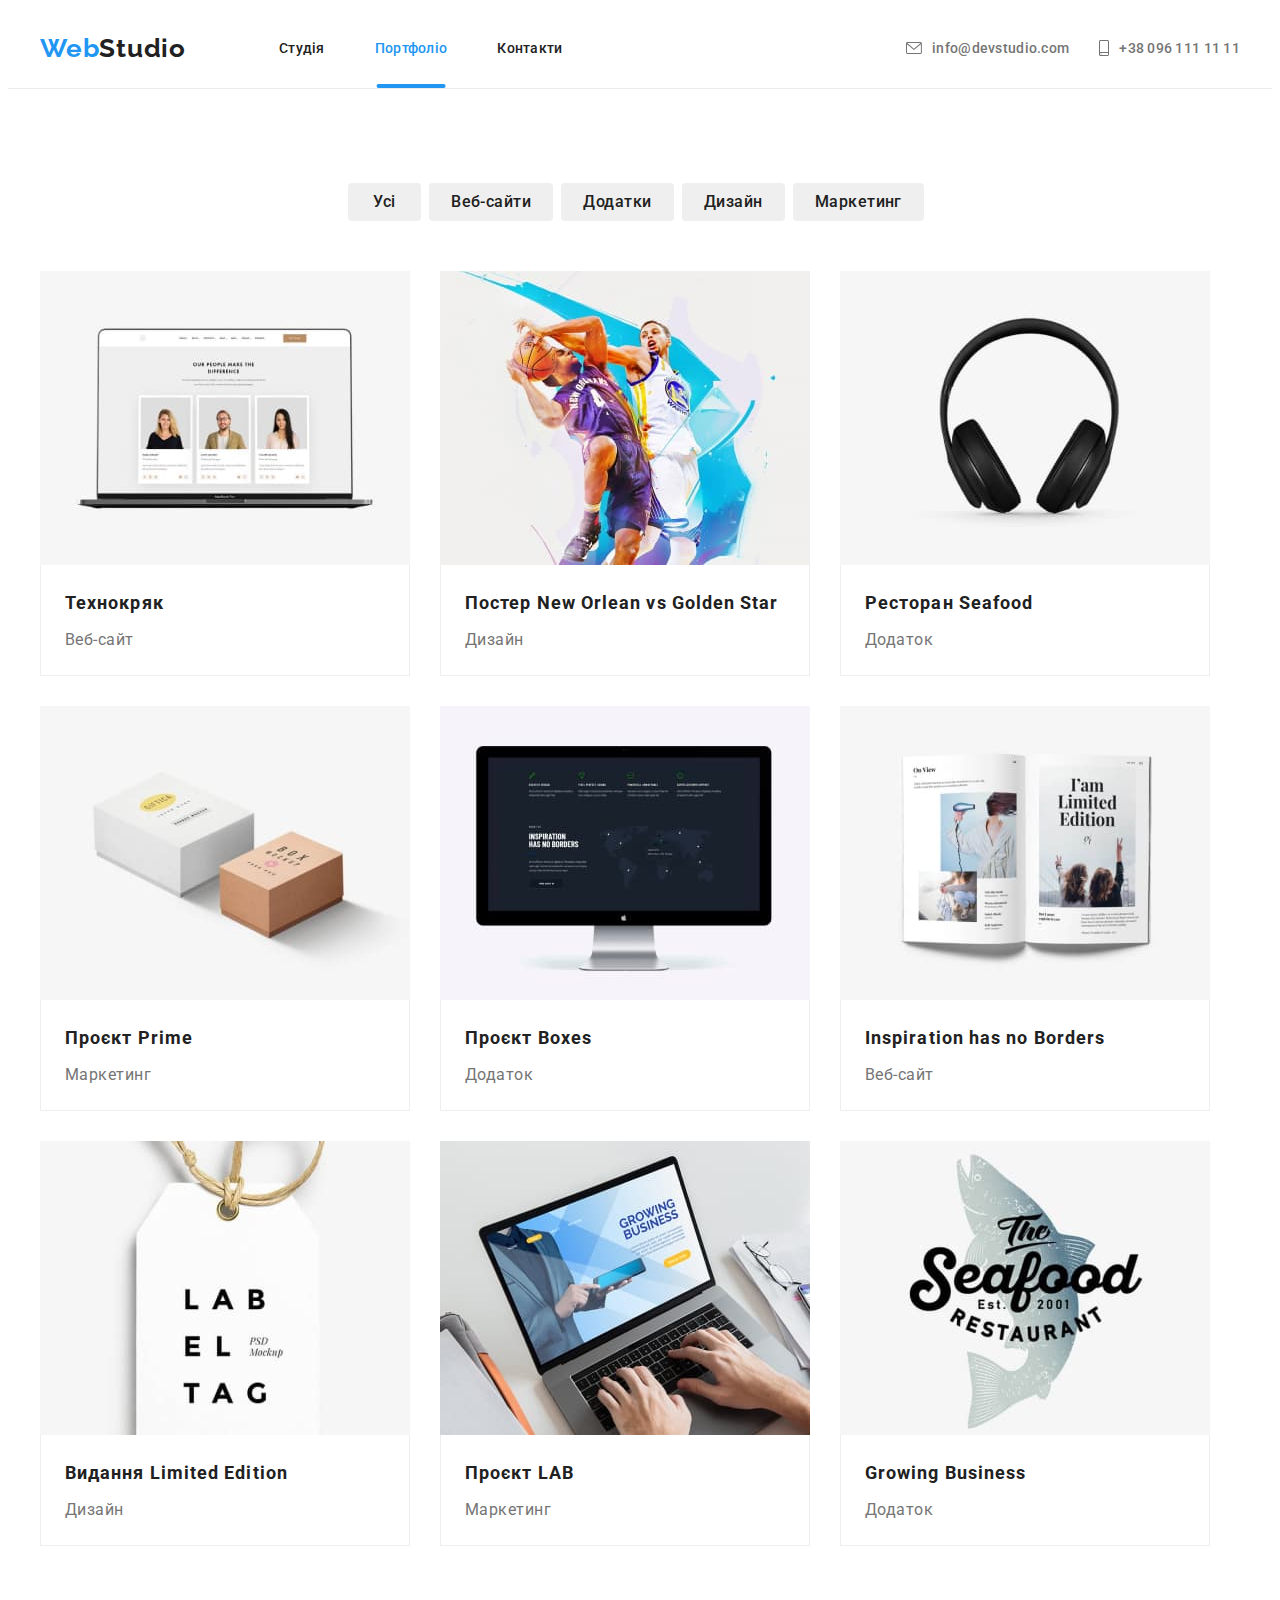
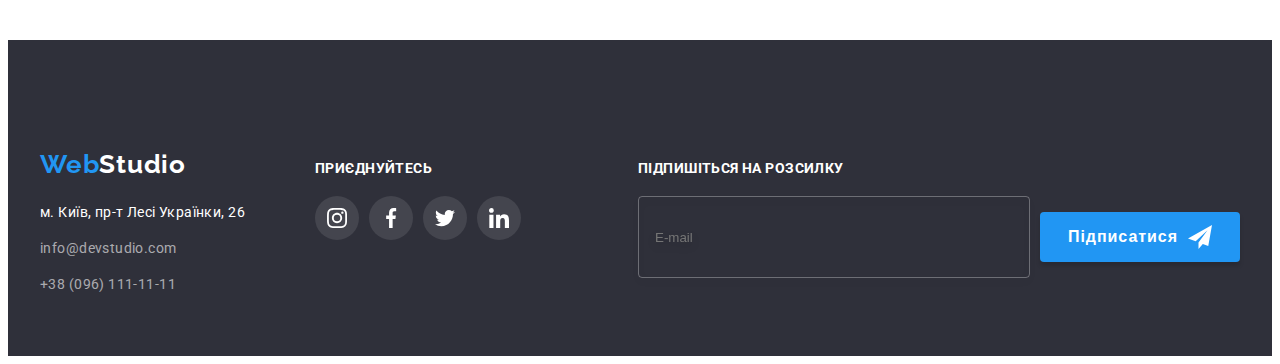
<file: portfolio.html>
<!DOCTYPE html>
<html lang="uk">
  <head>
    <meta charset="UTF-8" />
    <meta http-equiv="X-UA-Compatible" content="IE=edge" />
    <meta name="viewport" content="width=device-width, initial-scale=1.0" />
    <title>Web Studio</title>
    <link rel="preconnect" href="https://fonts.googleapis.com" />
    <link rel="preconnect" href="https://fonts.gstatic.com" crossorigin />
    <link
      href="https://fonts.googleapis.com/css2?family=Raleway:wght@700&family=Roboto:wght@400;500;700;900&display=swap"
      rel="stylesheet"
    />
    <link
      rel="stylesheet"
      href="https://cdnjs.cloudflare.com/ajax/libs/modern-normalize/1.1.0/modern-normalize.min.css"
      integrity="sha512-wpPYUAdjBVSE4KJnH1VR1HeZfpl1ub8YT/NKx4PuQ5NmX2tKuGu6U/JRp5y+Y8XG2tV+wKQpNHVUX03MfMFn9Q=="
      crossorigin="anonymous"
      referrerpolicy="no-referrer"
    />
    <link rel="stylesheet" href="./css/main.min.css" />
    <link rel="stylesheet" href="./css/styles.css" />
  </head>
  <body>
    <!-- ==================Header========================= -->
    <header class="heder">
      <div class="container container-head">
        <nav class="nav">
          <a href="./index.html" class="logo__nav"
            ><span class="logo__nav--color">Web</span>Studio</a
          >
          <ul class="nav__list list">
            <li class="nav__item link">
              <a href="./index.html" class="nav__link link">Студія</a>
            </li>
            <li class="nav__item link">
              <a href="./portfolio.html" class="nav__link link current"
                >Портфоліо</a
              >
            </li>
            <li class="nav__item link">
              <a href="" class="nav__link link">Контакти</a>
            </li>
          </ul>
        </nav>
        <div class="contacts">
          <a href="mailto:info@devstudio.com" class="heder-cont link">
            <svg width="16" height="12">
              <use href="./icons.svg#icon-envelope"></use>
            </svg>
            <span>info@devstudio.com</span>
          </a>
          <a href="tel:+380961111111" class="heder-cont link"
            ><svg width="10" height="16">
              <use href="./icons.svg#icon-smartphone"></use>
            </svg>
            <span>+38 096 111 11 11</span></a
          >
        </div>
      </div>
    </header>
    <main>
      <section class="section">
        <div class="container">
          <!-- =============button portfolio====================== -->
          <ul class="list filter">
            <li class="filter__item">
              <button type="button" class="filter__btn">Усi</button>
            </li>
            <li class="filter__item">
              <button type="button" class="filter__btn">Веб-сайти</button>
            </li>
            <li class="filter__item">
              <button type="button" class="filter__btn">Додатки</button>
            </li>
            <li class="filter__item">
              <button type="button" class="filter__btn">Дизайн</button>
            </li>
            <li class="filter__item">
              <button type="button" class="filter__btn">Маркетинг</button>
            </li>
          </ul>
          <!-- =================work group================================ -->
          <h1 class="portf__title">Прихований заголовок</h1>

          <ul class="list work">
            <li class="work__cards">
              <div class="work__thumb">
                <img
                  src="./images/portfolio/img_1.jpg"
                  alt="Картинка1"
                  width="370"
                  height="294"
                />
                <div class="work__overlay">
                  <p class="work__text">
                    Ресурс пропонує комплексні пропозиції з різним рівнем
                    функціоналу та сервісів. Все це дозволить відвідувачу
                    отримати вичерпні відомості про компанію чи приватну особу.
                  </p>
                </div>
              </div>
              <div class="box">
                <h2 class="box__title">Технокряк</h2>
                <p class="box__subtitle">Веб-сайт</p>
              </div>
            </li>
            <li class="work__cards">
              <div class="work__thumb">
                <img
                  src="./images/portfolio/img_2.jpg"
                  alt="Картинка2"
                  width="370"
                  height="294"
                />
                <div class="work__overlay">
                  <p class="work__text">
                    Ресурс пропонує комплексні пропозиції з різним рівнем
                    функціоналу та сервісів. Все це дозволить відвідувачу
                    отримати вичерпні відомості про компанію чи приватну особу.
                  </p>
                </div>
              </div>
              <div class="box">
                <h2 class="box__title">Постер New Orlean vs Golden Star</h2>
                <p class="box__subtitle">Дизайн</p>
              </div>
            </li>
            <li class="work__cards">
              <div class="work__thumb">
                <img
                  src="./images/portfolio/img_3.jpg"
                  alt="Картинка3"
                  width="370"
                  height="294"
                />
                <div class="work__overlay">
                  <p class="work__text">
                    Ресурс пропонує комплексні пропозиції з різним рівнем
                    функціоналу та сервісів. Все це дозволить відвідувачу
                    отримати вичерпні відомості про компанію чи приватну особу.
                  </p>
                </div>
              </div>
              <div class="box">
                <h2 class="box__title">Ресторан Seafood</h2>
                <p class="box__subtitle">Додаток</p>
              </div>
            </li>
            <li class="work__cards">
              <div class="work__thumb">
                <img
                  src="./images/portfolio/img_4.jpg"
                  alt="Картинка4"
                  width="370"
                  height="294"
                />
                <div class="work__overlay">
                  <p class="work__text">
                    Ресурс пропонує комплексні пропозиції з різним рівнем
                    функціоналу та сервісів. Все це дозволить відвідувачу
                    отримати вичерпні відомості про компанію чи приватну особу.
                  </p>
                </div>
              </div>
              <div class="box">
                <h2 class="box__title">Проєкт Prime</h2>
                <p class="box__subtitle">Маркетинг</p>
              </div>
            </li>
            <li class="work__cards">
              <div class="work__thumb">
                <img
                  src="./images/portfolio/img_5.jpg"
                  alt="Картинка5"
                  width="370"
                  height="294"
                />
                <div class="work__overlay">
                  <p class="work__text">
                    Ресурс пропонує комплексні пропозиції з різним рівнем
                    функціоналу та сервісів. Все це дозволить відвідувачу
                    отримати вичерпні відомості про компанію чи приватну особу.
                  </p>
                </div>
              </div>
              <div class="box">
                <h2 class="box__title">Проєкт Boxes</h2>
                <p class="box__subtitle">Додаток</p>
              </div>
            </li>
            <li class="work__cards">
              <div class="work__thumb">
                <img
                  src="./images/portfolio/img_6.jpg"
                  alt="Картинка6"
                  width="370"
                  height="294"
                />
                <div class="work__overlay">
                  <p class="work__text">
                    Ресурс пропонує комплексні пропозиції з різним рівнем
                    функціоналу та сервісів. Все це дозволить відвідувачу
                    отримати вичерпні відомості про компанію чи приватну особу.
                  </p>
                </div>
              </div>
              <div class="box">
                <h2 class="box__title">Inspiration has no Borders</h2>
                <p class="box__subtitle">Веб-сайт</p>
              </div>
            </li>
            <li class="work__cards">
              <div class="work__thumb">
                <img
                  src="./images/portfolio/img_7.jpg"
                  alt="Картинка7"
                  width="370"
                  height="294"
                />
                <div class="work__overlay">
                  <p class="work__text">
                    Ресурс пропонує комплексні пропозиції з різним рівнем
                    функціоналу та сервісів. Все це дозволить відвідувачу
                    отримати вичерпні відомості про компанію чи приватну особу.
                  </p>
                </div>
              </div>
              <div class="box">
                <h2 class="box__title">Видання Limited Edition</h2>
                <p class="box__subtitle">Дизайн</p>
              </div>
            </li>
            <li class="work__cards">
              <div class="work__thumb">
                <img
                  src="./images/portfolio/img_8.jpg"
                  alt="Картинка8"
                  width="370"
                  height="294"
                />
                <div class="work__overlay">
                  <p class="work__text">
                    Ресурс пропонує комплексні пропозиції з різним рівнем
                    функціоналу та сервісів. Все це дозволить відвідувачу
                    отримати вичерпні відомості про компанію чи приватну особу.
                  </p>
                </div>
              </div>
              <div class="box">
                <h2 class="box__title">Проєкт LAB</h2>
                <p class="box__subtitle">Маркетинг</p>
              </div>
            </li>
            <li class="work__cards">
              <div class="work__thumb">
                <img
                  src="./images/portfolio/img_9.jpg"
                  alt="Картинка9"
                  width="370"
                  height="294"
                />
                <div class="work__overlay">
                  <p class="work__text">
                    Ресурс пропонує комплексні пропозиції з різним рівнем
                    функціоналу та сервісів. Все це дозволить відвідувачу
                    отримати вичерпні відомості про компанію чи приватну особу.
                  </p>
                </div>
              </div>
              <div class="box">
                <h2 class="box__title">Growing Business</h2>
                <p class="box__subtitle">Додаток</p>
              </div>
            </li>
          </ul>
        </div>
      </section>
    </main>
    <!--=================FOOter============ -->
    <footer class="ftr">
      <div class="container footer">
        <div class="adress">
          <a href="/index.html" class="logo-ftr link">
            Web<span class="logo-ftr-part">Studio</span></a
          >
          <address>
            <a
              class="map link"
              href="https://goo.gl/maps/teRLMmedMcy5NZLo9"
              target="_blank"
              rel="noreferrer noopener"
              >м. Київ, пр-т Лесі Українки, 26</a
            >
          </address>
          <ul class="list">
            <li class="ftr-contakt">
              <a href="mailto:info@devstudio.com" class="f-mail link"
                >info@devstudio.com</a
              >
            </li>
            <li class="ftr-contakt">
              <a href="tel:+380961111111" class="f-tel link"
                >+38 (096) 111-11-11</a
              >
            </li>
          </ul>
        </div>

        <div class="link-ftr">
          <h3 class="footer-link-title">приєднуйтесь</h3>
          <ul class="list social-footer">
            <li class="ftr-link">
              <a
                class="social-link"
                href="https://www.instagram.com/"
                target="_blank"
                rel="noopener noreferrer"
              >
                <svg class="ftr-icon" width="20" height="20">
                  <use href="./icons.svg#icon-instagram"></use>
                </svg>
              </a>
            </li>
            <li class="ftr-link">
              <a
                class="social-link"
                href="https://www.facebook.com/"
                target="_blank"
                rel="noopener noreferrer"
              >
                <svg class="ftr-icon" width="20" height="20">
                  <use href="./icons.svg#icon-facebook"></use>
                </svg>
              </a>
            </li>
            <li class="ftr-link">
              <a
                class="social-link"
                href="https://twitter.com/?lang=ru"
                target="_blank"
                rel="noopener noreferrer"
              >
                <svg class="ftr-icon" width="20" height="20">
                  <use href="./icons.svg#icon-twitter"></use>
                </svg>
              </a>
            </li>
            <li class="ftr-link">
              <a
                class="social-link"
                href="https://ua.linkedin.com/"
                target="_blank"
                rel="noopener noreferrer"
              >
                <svg class="ftr-icon" width="20" height="20">
                  <use href="./icons.svg#icon-linkedin"></use>
                </svg>
              </a>
            </li>
          </ul>
        </div>

        <div class="message">
          <p class="ftr-message-title">Підпишіться на розсилку</p>
          <div class="form-ftr">
            <form class="form-ftr">
              <label for="">
                <input class="mail-inp" type="email" placeholder="E-mail" />
              </label>
              <button class="ftr-button" type="submit">
                Підписатися
                <svg class="ftr-icon-btn" width="24" height="24">
                  <use href="./icons.svg#icon-send"></use>
                </svg>
              </button>
            </form>
          </div>
        </div>
      </div>
    </footer>
  </body>
</html>
</file>
<file: css/styles.css>
/* html {
  box-sizing: border-box;
} */
/* :root {
  --text-color: #757575;
  --title-text-color: #212121;
  --logo-text-color: #2196f3;
} */

/* body {
  font-family: "Roboto", sans-serif;
  color: var(--text-color);
  text-decoration: none;
} */
/* .container {
  width: 1200px;
  padding-left: 15px;
  padding-right: 15px;
  margin-right: auto;
  margin-left: auto;
} */

/* h1,
h2,
h3,
p,
li,
ul {
  margin: 0;
} */
/* .section {
  padding-bottom: 94px;
  padding-top: 94px;
} */
/* img {
  display: block;
} */
/* .list {
  list-style: none;
  margin: 0;
  padding: 0;
}
.link {
  text-decoration: none;
} */
/* .section--gray {
  background-color: #f5f4fa;
}
.section__title {
  margin-bottom: 50px;
  font-size: 36px;
  line-height: calc(42 / 36);
  text-align: center;
  letter-spacing: 0.03em;
  color: var(--title-text-color);
} */
/* =====LOGO COLOR===== */
/* .logo__nav {
  margin-right: 93px;
  font-family: "Raleway";
  font-weight: 700;
  font-size: 26px;
  line-height: calc(31 / 26);
  letter-spacing: 0.03em;
  color: var(--title-text-color);
  text-decoration: none;
}

.logo__nav--color {
  color: var(--logo-text-color);
} */
/* ==========header======== */
/* .heder {
  background-color: #fff;
  border-bottom: 1px solid #ececec;
  z-index: 10;
}
.container-head {
  display: flex;
  align-items: center;
  flex-direction: row;
}
.heder-cont {
  display: flex;
  align-items: center;
  font-weight: 500;
  font-size: 14px;
  line-height: calc (16/14);
  letter-spacing: 0.02em;

  color: #757575;
  fill: #757575;
  transition-property: color, fill;
  transition-duration: 250ms;
  transition-timing-function: cubic-bezier(0.4, 0, 0.2, 1);
}
.heder-cont span {
  margin-left: 10px;
}

.heder-cont:hover,
.heder-cont:focus {
  color: var(--logo-text-color);
  fill: #2196f3;
}
.contacts {
  display: inline-flex;
  margin-left: auto;
  gap: 30px;
}
.contacts.heder-cont:last-child {
  margin-left: 50px;
} */
/* .nav__item {
  margin-right: 50px;
}
.nav__list .nav__item:last-child {
  margin-right: 0px;
}
.nav__link {
  display: block;
  position: relative;
  padding-top: 32px;
  padding-bottom: 32px;
  font-weight: 500;
  font-size: 14px;
  line-height: calc(16 / 14);
  letter-spacing: 0.02em;
  color: #212121;
  transition-property: color;
  transition-duration: 250ms;
  transition-timing-function: cubic-bezier(0.4, 0, 0.2, 1);
}
.nav__link::after {
  content: "";
  position: absolute;
  left: 50%;
  bottom: 0px;
  transform: translateX(-50%) scale(0.3);
  display: block;
  width: 95%;
  height: 4px;
  border-radius: 2px;
  opacity: 0;
  transition: 250ms;
  background-color: #2196f3;
}
.nav__link:hover::after,
.nav__link:focus::after {
  transform: translateX(-50%) scaleX(1);
  opacity: 1;
}

.nav__list {
  display: flex;
} */
/* .nav {
  display: flex;
  align-items: center;
}

.nav__link:hover,
.nav__link:focus {
  color: var(--logo-text-color);
} */

/* =============hero========= */
/* .overlay {
  width: 1600px;
  height: 600px;
  margin-left: auto;
  margin-right: auto;
  background-image: linear-gradient(
      to right,
      rgba(47, 48, 58, 0.4),
      rgba(47, 48, 58, 0.4)
    ),
    url(../images/hero/hero_pict.jpg);
  background-repeat: no-repeat;
  background-position: center;
  background-size: contain;
}
.hero {
  padding-bottom: 200px;
  padding-top: 200px;
  text-align: center;
  background-color: #2f303a;
}
.hero__title {
  width: 696px;
  margin: 0 auto;
  margin-bottom: 30px;
  font-family: "Roboto";
  font-style: normal;
  font-weight: 900;
  font-size: 44px;
  line-height: calc(60 / 44);
  text-align: center;
  letter-spacing: 0.06em;
  text-transform: uppercase;
  color: #ffffff;
}
.btn__hero {
  min-width: 216px;
  padding: 10px 32px;
  text-align: center;
  border-radius: 4px;
  font-family: inherit;
  font-weight: 700;
  font-size: 16px;
  line-height: calc(30 / 16);
  cursor: pointer;
  background-color: var(--logo-text-color);
  border: none;
  letter-spacing: 0.06em;
  color: #ffffff;
} */
/* ================adv============ */

/* .adv__list {
  display: flex;
  gap: 30px;
}
.adv__item {
  width: 270px;
}
.adv__icon {
  margin-bottom: 30px;
  display: flex;
  justify-content: center;
  align-items: center;
  width: 270px;
  height: 120px;
  border-radius: 4px;
  background-color: #f5f4fa;
}
.adv__subtitle {
  margin-bottom: 10px;
  font-size: 14px;
  line-height: calc(16 / 14);
  letter-spacing: 0.03em;
  text-transform: uppercase;

  color: var(--title-text-color);
}
.adv__text {
  font-size: 14px;
  line-height: calc(24 / 14);
  letter-spacing: 0.03em;
  color: var(--text-color);
} */
/* ================about============== */

/* .about {
  display: flex;
  gap: 30px;
}

.about__img {
  position: relative;
}

.about__overlay {
  width: 100%;
  position: absolute;
  bottom: 0px;
  padding-top: 27px;
  padding-bottom: 27px;
  background-color: rgba(47, 48, 58, 0.8);
}

.about__text {
  font-family: "Roboto";
  font-style: normal;
  font-weight: 700;
  font-size: 14px;
  line-height: 16px;
  text-align: center;
  letter-spacing: 0.03em;
  text-transform: uppercase;

  color: #ffffff;
} */

/* ==============team================= */

/* .team__card {
  background-color: #ffffff;
  box-shadow: 0px 1px 3px rgba(0, 0, 0, 0.12), 0px 1px 1px rgba(0, 0, 0, 0.14),
    0px 2px 1px rgba(0, 0, 0, 0.2);
  border-radius: 0px 0px 4px 4px;
}
.team {
  display: flex;
  gap: 30px;
}
.team__box {
  padding-top: 30px;
  padding-bottom: 30px;
}

.team__name {
  margin-bottom: 10px;
  font-style: normal;
  font-weight: 500;
  font-size: 16px;
  line-height: 19px;
  text-align: center;
  letter-spacing: 0.03em;

  color: var(--title-text-color);
}

.team__text {
  margin-bottom: 19px;
  font-size: 16px;
  line-height: calc(19 / 16);
  text-align: center;
  letter-spacing: 0.03em;

  color: var(--text-color);
}
.team__social {
  display: flex;
  justify-content: center;
  align-items: center;
  gap: 10px;
}
.social-link {
  display: flex;
  justify-content: center;
  align-items: center;
  width: 44px;
  height: 44px;
  border-radius: 50%;

  fill: #afb1b8;
  transition-property: background-color, fill;
  transition-duration: 250ms;
  transition-timing-function: cubic-bezier(0.4, 0, 0.2, 1);
}
.social-link:hover,
.social-link:focus {
  background-color: #2196f3;
  fill: #fff;
} */

/* ==================Clients===================== */

/* .clients__card {
  display: flex;
  justify-content: center;
  gap: 30px;
  align-items: center;
  flex-wrap: wrap;
}

.clients__item {
  justify-content: center;
  align-items: center;
  display: flex;
  width: 170px;
  height: 92px;
  border: 1px solid #afb1b8;
  border-radius: 4px;
  fill: #afb1b8;
  transition-property: border, fill;
  transition-duration: 250ms;
  transition-timing-function: cubic-bezier(0.4, 0, 0.2, 1);
}
.clients__item:hover,
.clients__item:focus {
  border: 1px solid #2196f3;
  fill: #2196f3;
} */

/* ===============footer=============== */
/* .ftr {
  display: flex;
  justify-content: flex-start;
  align-items: baseline;
  padding-top: 60px;
  padding-bottom: 60px;
  background-color: #2f303a;
}

.logo-ftr {
  display: block;
  margin-bottom: 20px;
  font-family: "Raleway";
  font-style: normal;
  font-weight: 700;
  font-size: 26px;
  line-height: calc(31 / 26);
  letter-spacing: 0.03em;
  color: var(--logo-text-color);
}

.logo-ftr-part {
  color: #ffffff;
}
.map {
  margin-bottom: 9px;
  font-weight: 400;
  font-style: normal;
  font-size: 14px;
  line-height: calc(24 / 14);
  letter-spacing: 0.03em;
  transition-property: color;
  transition-duration: 250ms;
  transition-timing-function: cubic-bezier(0.4, 0, 0.2, 1);

  color: #ffffff;
}
.f-tel {
  margin-bottom: 9px;
  font-size: 14px;
  line-height: calc(24 / 14);
  letter-spacing: 0.03em;

  color: rgba(255, 255, 255, 0.6);
  transition-property: color;
  transition-duration: 250ms;
  transition-timing-function: cubic-bezier(0.4, 0, 0.2, 1);
}
.f-mail {
  font-size: 14px;
  line-height: calc(24 / 14);
  letter-spacing: 0.03em;

  color: rgba(255, 255, 255, 0.6);
  transition-property: color;
  transition-duration: 250ms;
  transition-timing-function: cubic-bezier(0.4, 0, 0.2, 1);
}
.f-tel:hover,
.f-tel:focus {
  color: var(--logo-text-color);
}
.f-mail:hover,
.f-mail:focus {
  color: var(--logo-text-color);
}
.ftr-contakt {
  display: block;
  margin-top: 9px;
}
.map:hover,
.map:focus {
  color: var(--logo-text-color);
}

.social-footer {
  margin-top: 20px;
  display: flex;
  gap: 10px;
}
.link-ftr {
  display: inline;
}

.footer-link-title {
  font-family: "Roboto";
  font-style: normal;
  font-weight: 700;
  font-size: 14px;
  line-height: 16px;
  letter-spacing: 0.03em;
  text-transform: uppercase;

  color: #ffffff;
}
.ftr-link {
  background-color: rgba(255, 255, 255, 0.1);
  border-radius: 50%;
}
.ftr-icon {
  fill: #fff;
}
.footer {
  display: flex;
  align-items: baseline;
}
.link-ftr {
  margin-left: 70px;
}
.form-ftr {
  display: flex;
  gap: 10px;
}
.ftr-button {
  display: flex;
  justify-content: center;
  align-items: center;
  margin-left: 12px;
}

.ftr-icon-btn {
  margin-left: 10px;
} */

/* =================6 hw===================== */
/* .message {
  margin-left: auto;
  align-items: baseline;
}
.form-ftr {
  display: flex;
  gap: 10px;
}
.ftr-message-title {
  font-family: "Roboto";
  font-style: normal;
  margin-bottom: 20px;
  font-weight: 700;
  font-size: 14px;
  line-height: 16px;
  letter-spacing: 0.03em;
  text-transform: uppercase;
  color: #ffffff;
}
.mail-inp {
  background-color: transparent;
  width: 358px;
  height: 50px;
  border: 1px solid rgba(255, 255, 255, 0.3);
  filter: drop-shadow(0px 4px 4px rgba(0, 0, 0, 0.15));
  border-radius: 4px;
  padding: 15px 16px;
  outline: none;
  color: #ffffff;
  transition: border-color 250ms;
}
.ftr-button {
  margin: 0;
  width: 200px;
  height: 50px;
  background-color: var(--logo-text-color);
  font-weight: 700;
  font-size: 16px;
  line-height: calc(30 / 16);
  letter-spacing: 0.06em;
  cursor: pointer;
  border: none;
  color: #ffffff;
  text-align: center;
  border-radius: 4px;
  box-shadow: 0px 4px 4px rgb(0 0 0 / 15%);
} */

/* ==================PORTFOLIO=================== */
/* button portfolio */
/* .filter {
  display: flex;
  justify-content: center;
  margin-bottom: 50px;
}
.filter__item {
  margin-right: 8px;
}
.filter__btn {
  padding: 6px 22px;
  border-radius: 4px;
  min-width: 73px;
  font-family: "Roboto";
  font-weight: 500;
  font-size: 16px;
  line-height: calc(26 / 16);
  text-align: center;
  letter-spacing: 0.03em;
  cursor: pointer;
  border: none;
  color: #212121;
  transition-property: color, background-color;
  transition-duration: 250ms;
  transition-timing-function: cubic-bezier(0.4, 0, 0.2, 1);
}
.filter__btn:last-child {
  margin-right: 0px;
}
.filter__btn:hover,
.filter__btn:focus {
  box-shadow: 0px 3px 1px rgba(0, 0, 0, 0.1), 0px 1px 2px rgba(0, 0, 0, 0.08),
    0px 2px 2px rgba(0, 0, 0, 0.12);
  color: #ffffff;
  background-color: var(--logo-text-color);
} */
/* work group */
/* .portf__title {
  opacity: 0;
}
.work {
  display: flex;
  flex-wrap: wrap;
}
.work__cards {
  width: 370px;
  margin-right: 30px;
  margin-bottom: 30px;
  transition-property: color;
  transition-duration: 250ms;
  transition-timing-function: cubic-bezier(0.4, 0, 0.2, 1);
}
.work__cards:hover,
.work__cards:focus {
  box-shadow: 0px 1px 1px rgba(0, 0, 0, 0.12), 0px 4px 4px rgba(0, 0, 0, 0.06),
    1px 4px 6px rgba(0, 0, 0, 0.16);
}
.work__cards:nth-child(3n) {
  margin-right: 0;
}
.work__cards:nth-last-child(-n + 3) {
  margin-bottom: 0;
}

.work__thumb {
  position: relative;
  overflow: hidden;
}

.box__title {
  margin-bottom: 4px;
  font-size: 18px;
  line-height: calc(36 / 18);
  letter-spacing: 0.06em;

  color: var(--title-text-color);
}
.box__subtitle {
  font-size: 16px;
  line-height: calc(30 / 16);
  letter-spacing: 0.03em;

  color: var(--text-color);
}

.box {
  padding: 20px 24px;
  border: 1px solid #eeeeee;
  border-top: transparent;
}

.work__overlay {
  position: absolute;
  top: 0;
  left: 0;
  width: 100%;
  height: 100%;

  background-color: rgba(33, 150, 243, 0.9);
  backdrop-filter: blur (3px);
  padding-top: 63px;
  padding-left: 24px;
  padding-bottom: 63px;
  padding-right: 24px;
  display: flex;
  align-items: center;
  transform: translateY(100%);
  transition-duration: 250ms;
  transition-timing-function: (0.4, 0, 0.2, 1);
}

.work__text {
  font-family: "Roboto";
  font-style: normal;
  font-weight: 400;
  font-size: 18px;
  line-height: 28px;
  letter-spacing: 0.03em;

  color: #ffffff;
  user-select: none;
}

.work__cards:hover .work__overlay {
  transform: translateY(0%);
} */

/* ==========Modal CSS============  */

/* .backdrop {
  position: fixed;
  top: 0;
  left: 0;


  width: 100%;
  height: 100%;

  background-color: rgba(0, 0, 0, 0.2);
  backdrop-filter: blur(2px);

  transition: opacity 250ms linear, visibility 250ms linear;
}

.backdrop.is-hidden {
  opacity: 0;
  visibility: hidden;
  pointer-events: none;
}

.modal {
  position: absolute;
  padding: 40px;
  top: 50%;
  left: 50%;
  transform: translateX(-50%) translateY(-50%);
  width: 528px;
  height: 581px;
  background-color: #ffffff;
  box-shadow: 0px 1px 3px rgba(0, 0, 0, 0.12), 0px 1px 1px rgba(0, 0, 0, 0.14),
    0px 2px 1px rgba(0, 0, 0, 0.2);
  border-radius: 4px;
  transition: transform 250ms, opacity 250ms;
}

.backdrop.is-hidden .modal {
  opacity: 0;
  transform: translateX(-50%) translateY(-70%);
}

.modal-btn {
  display: inline-flex;
  align-items: center;
  justify-content: center;
  position: absolute;

  padding: 0;
  top: 8px;
  right: 8px;
  width: 30px;
  height: 30px;

  border-radius: 50%;
  background-color: #ffffff;
  border: 1px solid rgba(0, 0, 0, 0.1);
  cursor: pointer;
}

.modal-icon:hover {
  fill: #2196f3;
} */

/*  ===================hw 6================== */
/* .modal-label {
  display: block;
  font-family: "Roboto";
  font-style: normal;
  font-size: 20px;
  line-height: 23px;
  text-align: center;
  letter-spacing: 0.03em;
  margin-bottom: 12px;
  color: #212121;
}

.modal-form-label {
  display: block;
  font-size: 12px;
  margin-bottom: 4px;
}

.modal-form-wrapper {
  position: relative;
  margin-bottom: 10px;
}
.modal-form-field {
  width: 100%;
  height: 40px;
  padding-left: 40px;
  padding-right: 40px;
  border: 1px solid rgba(33, 33, 33, 0.2);
  border-radius: 4px;
  transition: 250ms;
}
.modal-form-field:focus {
  outline: 1px solid #2196f3;
}
.modal-form-icon {
  position: absolute;
  margin: 0 auto;
  top: 50%;
  left: 12px;
  transform: translateY(-50%);
  fill: #212121;
  transition: fill 250ms;
}
.modal-form-field:focus + .modal-form-icon {
  fill: #2196f3;
}
.modal-form-massage {
  display: block;
  width: 100%;
  height: 120px;
  padding: 12px 16px;
  margin-bottom: 20px;
  resize: none;
  border: 1px solid rgba(33, 33, 33, 0.2);
  border-radius: 4px;

  font-family: "Roboto";
  font-style: normal;
  font-weight: 400;
  font-size: 12px;
  line-height: 14px;
  letter-spacing: 0.01em;

  color: rgba(117, 117, 117, 0.5);
}
.modal-form-massage:focus {
  outline: 1px solid #2196f3;
}

.modal-form-btn {
  display: block;
  margin: 0 auto;
  min-width: 200px;
  height: 50px;
  padding: 10px 52px;
  text-align: center;
  align-items: center;
  border-radius: 4px;
  font-family: inherit;
  font-style: normal;
  font-weight: 700;
  font-size: 16px;
  cursor: pointer;
  background-color: var(--logo-text-color);
  box-shadow: 0px 4px 4px rgba(0, 0, 0, 0.15);
  border: none;
  letter-spacing: 0.06em;
  color: #ffffff;

  margin-top: 30px;
}

.modal-form-agreement {
  display: flex;
  justify-content: center;
  align-items: center;
  gap: 8px;
}
.modal-from-checkbox {
  appearance: none;
  width: 15px;
  height: 15px;
  outline: 2px solid transparent;
  outline-offset: -2px;
  border: 2px solid #212121;
  border-radius: 2px;
  background-position: center;
  background-repeat: no-repeat;
  background-size: 0px;
  transition: background-size 250ms, background-color 250ms, utline-color 250ms;
}

.modal-from-checkbox:checked {
  outline-color: #2196f3;
  background-color: #2196f3;
  background-image: url("data:image/svg+xml,%3Csvg width='13' height='10' viewBox='0 0 13 10' fill='none' xmlns='http://www.w3.org/2000/svg'%3E%3Cpath d='M1.95703 4.75166L1.88825 4.68604L1.81923 4.75141L0.93123 5.59258L0.854858 5.66492L0.930974 5.73753L4.42671 9.07236L4.49574 9.1382L4.56476 9.07236L12.069 1.91352L12.1449 1.84116L12.069 1.76881L11.1873 0.927644L11.1183 0.861826L11.0493 0.927611L4.49577 7.17353L1.95703 4.75166Z' fill='white' stroke='white' stroke-width='0.2'/%3E%3C/svg%3E%0A");
  background-size: 11px 8px;
}
.modal-form-agreement-desc {
  font-family: "Roboto";
  font-style: normal;
  font-weight: 400;
  font-size: 14px;
  line-height: 24px;
  user-select: none;
}
.modal-form-agreement-link {
  color: #2196f3;
  text-underline-position: under;
} */
</file>
<file: css/main.min.css>
:root{--text-color: #757575;--title-text-color: #212121;--logo-text-color: #2196f3}html{-webkit-box-sizing:border-box;box-sizing:border-box}body{font-family:"Roboto",sans-serif;color:var(--text-color);text-decoration:none}h1,h2,h3,p,li,ul{margin:0}img{display:block}.list{list-style:none;margin:0;padding:0}.link{text-decoration:none}.container{width:100%;padding-left:15px;padding-right:15px;margin-right:auto;margin-left:auto}@media screen and (min-width: 480px){.container{width:480px}}@media screen and (min-width: 768px){.container{width:768px}}@media screen and (min-width: 1200px){.container{width:1200px}}.section--gray{background-color:#f5f4fa}.section__title{margin-bottom:50px;font-size:24px;line-height:1.1666666667;text-align:center;letter-spacing:.03em;color:var(--title-text-color)}@media screen and (min-width: 480px){.section__title{margin-bottom:30px}}@media screen and (min-width: 1200px){.section__title{font-size:36px;margin-bottom:60px}}.section{padding-bottom:60px;padding-top:60px}@media screen and (min-width: 1200px){.section{padding-top:94px;padding-bottom:94px}}.logo__nav{margin-right:93px;font-family:"Raleway";font-weight:700;font-size:26px;line-height:1.1923076923;letter-spacing:.03em;color:var(--title-text-color);text-decoration:none}.logo__nav--color{color:var(--logo-text-color)}.backdrop{position:fixed;top:0;left:0;width:100%;height:100%;background-color:rgba(0,0,0,.2);-webkit-backdrop-filter:blur(2px);backdrop-filter:blur(2px);-webkit-transition:opacity 250ms linear,visibility 250ms linear;transition:opacity 250ms linear,visibility 250ms linear}.backdrop.is-hidden{opacity:0;visibility:hidden;pointer-events:none}.modal{position:absolute;padding:40px;top:50%;left:50%;-webkit-transform:translateX(-50%) translateY(-50%);transform:translateX(-50%) translateY(-50%);width:450px;height:609px;background-color:#fff;-webkit-box-shadow:0px 1px 3px rgba(0,0,0,.12),0px 1px 1px rgba(0,0,0,.14),0px 2px 1px rgba(0,0,0,.2);box-shadow:0px 1px 3px rgba(0,0,0,.12),0px 1px 1px rgba(0,0,0,.14),0px 2px 1px rgba(0,0,0,.2);border-radius:4px;-webkit-transition:opacity 250ms,-webkit-transform 250ms;transition:opacity 250ms,-webkit-transform 250ms;transition:transform 250ms,opacity 250ms;transition:transform 250ms,opacity 250ms,-webkit-transform 250ms}@media screen and (min-width: 768px){.modal{width:450px;height:609px}}@media screen and (min-width: 1200px){.modal{width:528px;height:581px}}.backdrop.is-hidden .modal{opacity:0;-webkit-transform:translateX(-50%) translateY(-70%);transform:translateX(-50%) translateY(-70%)}.modal-btn{display:-webkit-inline-box;display:-ms-inline-flexbox;display:inline-flex;-webkit-box-align:center;-ms-flex-align:center;align-items:center;-webkit-box-pack:center;-ms-flex-pack:center;justify-content:center;position:absolute;padding:0;top:8px;right:8px;width:30px;height:30px;border-radius:50%;background-color:#fff;border:1px solid rgba(0,0,0,.1);cursor:pointer}.modal-icon:hover{fill:#2196f3}.modal-label{display:block;font-family:"Roboto";font-style:normal;font-size:20px;line-height:23px;text-align:center;letter-spacing:.03em;margin-bottom:12px;color:#212121}.modal-form-label{display:block;font-size:12px;margin-bottom:4px}.modal-form-wrapper{position:relative;margin-bottom:10px}.modal-form-field{width:100%;height:40px;padding-left:40px;padding-right:40px;border:1px solid rgba(33,33,33,.2);border-radius:4px;-webkit-transition:250ms;transition:250ms}.modal-form-field:focus{outline:1px solid #2196f3}.modal-form-icon{position:absolute;margin:0 auto;top:50%;left:12px;-webkit-transform:translateY(-50%);transform:translateY(-50%);fill:#212121;-webkit-transition:fill 250ms;transition:fill 250ms}.modal-form-field:focus+.modal-form-icon{fill:#2196f3}.modal-form-massage{display:block;width:100%;height:120px;padding:12px 16px;margin-bottom:20px;resize:none;border:1px solid rgba(33,33,33,.2);border-radius:4px;font-family:"Roboto";font-style:normal;font-weight:400;font-size:12px;line-height:14px;letter-spacing:.01em;color:rgba(117,117,117,.5)}.modal-form-massage:focus{outline:1px solid #2196f3}.modal-form-btn{display:block;margin:0 auto;min-width:200px;height:50px;padding:10px 52px;text-align:center;-webkit-box-align:center;-ms-flex-align:center;align-items:center;border-radius:4px;font-family:inherit;font-style:normal;font-weight:700;font-size:16px;cursor:pointer;background-color:var(--logo-text-color);-webkit-box-shadow:0px 4px 4px rgba(0,0,0,.15);box-shadow:0px 4px 4px rgba(0,0,0,.15);border:none;letter-spacing:.06em;color:#fff;margin-top:30px}.modal-form-agreement{display:-webkit-box;display:-ms-flexbox;display:flex;-webkit-box-pack:center;-ms-flex-pack:center;justify-content:center;-webkit-box-align:center;-ms-flex-align:center;align-items:center;gap:8px}.modal-from-checkbox{-webkit-appearance:none;-moz-appearance:none;appearance:none;width:15px;height:15px;outline:2px solid rgba(0,0,0,0);outline-offset:-2px;border:2px solid #212121;border-radius:2px;background-position:center;background-repeat:no-repeat;background-size:0px;-webkit-transition:background-size 250ms,background-color 250ms,utline-color 250ms;transition:background-size 250ms,background-color 250ms,utline-color 250ms}.modal-from-checkbox:checked{outline-color:#2196f3;background-color:#2196f3;background-image:url("data:image/svg+xml,%3Csvg width='13' height='10' viewBox='0 0 13 10' fill='none' xmlns='http://www.w3.org/2000/svg'%3E%3Cpath d='M1.95703 4.75166L1.88825 4.68604L1.81923 4.75141L0.93123 5.59258L0.854858 5.66492L0.930974 5.73753L4.42671 9.07236L4.49574 9.1382L4.56476 9.07236L12.069 1.91352L12.1449 1.84116L12.069 1.76881L11.1873 0.927644L11.1183 0.861826L11.0493 0.927611L4.49577 7.17353L1.95703 4.75166Z' fill='white' stroke='white' stroke-width='0.2'/%3E%3C/svg%3E%0A");background-size:11px 8px}.modal-form-agreement-desc{font-family:"Roboto";font-style:normal;font-weight:400;font-size:12px;line-height:24px;-webkit-user-select:none;-moz-user-select:none;-ms-user-select:none;user-select:none}@media screen and (min-width: 1200px){.modal-form-agreement-desc{font-size:14px}}.modal-form-agreement-link{color:#2196f3;text-underline-position:under}.adv__list{gap:30px;margin-left:auto;margin-right:auto;display:block}@media screen and (min-width: 768px){.adv__list{display:-webkit-box;display:-ms-flexbox;display:flex;-ms-flex-wrap:wrap;flex-wrap:wrap}}@media screen and (min-width: 1200px){.adv__list{display:-webkit-box;display:-ms-flexbox;display:flex}}.adv__icon{display:-webkit-box;display:-ms-flexbox;display:flex;height:120px;background:#f5f4fa;border-radius:4px;margin-bottom:30px;-webkit-box-pack:center;-ms-flex-pack:center;justify-content:center;-webkit-box-align:center;-ms-flex-align:center;align-items:center}@media screen and (min-width: 480px){.adv__icon{width:450px}}@media screen and (min-width: 768px){.adv__icon{width:354px}}@media screen and (min-width: 1200px){.adv__icon{width:270px}}.adv__subtitle{margin-top:0;margin-bottom:10px;font-size:14px;line-height:1.1428571429;letter-spacing:.03em;text-transform:uppercase;color:var(--title-text-color);text-align:center}@media screen and (min-width: 768px){.adv__subtitle{text-align:left}}.adv__text{margin-top:0;margin-bottom:0;font-size:14px;line-height:1.7142857143;letter-spacing:.03em;width:auto;padding-bottom:30px;color:var(--text-color)}@media screen and (min-width: 768px){.adv__text{width:354px;padding-bottom:0}}@media screen and (min-width: 1200px){.adv__text{width:270px;padding-bottom:0}}.about{display:none}@media screen and (min-width: 1200px){.about{display:-webkit-box;display:-ms-flexbox;display:flex}}.about__list{display:-webkit-box;display:-ms-flexbox;display:flex;gap:30px}.about__img{position:relative}.about__overlay{width:100%;position:absolute;bottom:0px;padding-top:27px;padding-bottom:27px;background-color:rgba(47,48,58,.8)}.about__text{font-family:"Roboto";font-style:normal;font-weight:700;font-size:14px;line-height:16px;text-align:center;letter-spacing:.03em;text-transform:uppercase;color:#fff}.clients__card{display:-webkit-box;display:-ms-flexbox;display:flex;-webkit-box-pack:center;-ms-flex-pack:center;justify-content:center;gap:30px;-webkit-box-align:center;-ms-flex-align:center;align-items:center;-ms-flex-wrap:wrap;flex-wrap:wrap}.clients__item{-webkit-box-pack:center;-ms-flex-pack:center;justify-content:center;-webkit-box-align:center;-ms-flex-align:center;align-items:center;display:-webkit-box;display:-ms-flexbox;display:flex;height:92px;border:1px solid #afb1b8;border-radius:4px;fill:#afb1b8;-webkit-transition-property:border,fill;transition-property:border,fill;-webkit-transition-duration:250ms;transition-duration:250ms;-webkit-transition-timing-function:cubic-bezier(0.4, 0, 0.2, 1);transition-timing-function:cubic-bezier(0.4, 0, 0.2, 1)}@media screen and (min-width: 480px){.clients__item{width:210px}}@media screen and (min-width: 768px){.clients__item{width:226px}}@media screen and (min-width: 1200px){.clients__item{width:170px}}.clients__item:hover,.clients__item:focus{border:1px solid #2196f3;fill:#2196f3}.team{display:block;-ms-flex-wrap:wrap;flex-wrap:wrap;gap:30px}.team__card{background-color:#fff;-webkit-box-shadow:0px 1px 3px rgba(0,0,0,.12),0px 1px 1px rgba(0,0,0,.14),0px 2px 1px rgba(0,0,0,.2);box-shadow:0px 1px 3px rgba(0,0,0,.12),0px 1px 1px rgba(0,0,0,.14),0px 2px 1px rgba(0,0,0,.2);border-radius:0px 0px 4px 4px;gap:30;width:100%}@media screen and (min-width: 768px){.team__card{width:calc((100% - 30px)/2)}}@media screen and (min-width: 1200px){.team__card{width:270px}}.team__card img{width:100%}.team__list{display:-webkit-box;display:-ms-flexbox;display:flex;-ms-flex-wrap:wrap;flex-wrap:wrap;gap:30px}.team__box{padding-top:30px;padding-bottom:30px}.team__name{margin-bottom:10px;font-style:normal;font-weight:500;font-size:16px;line-height:19px;text-align:center;letter-spacing:.03em;color:var(--title-text-color)}.team__text{margin-bottom:19px;font-size:16px;line-height:1.1875;text-align:center;letter-spacing:.03em;color:var(--text-color)}.team__social{display:-webkit-box;display:-ms-flexbox;display:flex;-webkit-box-pack:center;-ms-flex-pack:center;justify-content:center;-webkit-box-align:center;-ms-flex-align:center;align-items:center;gap:10px}.social-link{display:-webkit-box;display:-ms-flexbox;display:flex;-webkit-box-pack:center;-ms-flex-pack:center;justify-content:center;-webkit-box-align:center;-ms-flex-align:center;align-items:center;width:44px;height:44px;border-radius:50%;fill:#afb1b8;-webkit-transition-property:background-color,fill;transition-property:background-color,fill;-webkit-transition-duration:250ms;transition-duration:250ms;-webkit-transition-timing-function:cubic-bezier(0.4, 0, 0.2, 1);transition-timing-function:cubic-bezier(0.4, 0, 0.2, 1)}.social-link:hover,.social-link:focus{background-color:#2196f3;fill:#fff}@media(min-width: 300px){.hero{background:#2f303a;padding:118px 60px;display:-webkit-box;display:-ms-flexbox;display:flex;-webkit-box-orient:vertical;-webkit-box-direction:normal;-ms-flex-direction:column;flex-direction:column;-webkit-box-pack:center;-ms-flex-pack:center;justify-content:center;-webkit-box-align:center;-ms-flex-align:center;align-items:center;margin:0 auto;max-width:1600px;background-repeat:no-repeat;background-position:center;background-size:cover;background-image:-webkit-gradient(linear, left top, right top, from(rgba(47, 48, 58, 0.4)), to(rgba(47, 48, 58, 0.4))),url(../images/hero/bg_sm@1x.png);background-image:linear-gradient(to right, rgba(47, 48, 58, 0.4), rgba(47, 48, 58, 0.4)),url(../images/hero/bg_sm@1x.png)}}@media(min-width: 300px)and (min-device-pixel-ratio: 2),(min-width: 300px)and (-webkit-min-device-pixel-ratio: 2),(min-width: 300px)and (min-resolution: 192dpi),(min-width: 300px)and (min-resolution: 2dppx){.hero{background-image:-webkit-gradient(linear, left top, right top, from(rgba(47, 48, 58, 0.4)), to(rgba(47, 48, 58, 0.4))),url(../images/hero/bg_sm@2x.png);background-image:linear-gradient(to right, rgba(47, 48, 58, 0.4), rgba(47, 48, 58, 0.4)),url(../images/hero/bg_sm@2x.png)}}@media(min-width: 481px){.hero{background-image:-webkit-gradient(linear, left top, right top, from(rgba(47, 48, 58, 0.4)), to(rgba(47, 48, 58, 0.4))),url(../images/hero/bg_md@1x.png);background-image:linear-gradient(to right, rgba(47, 48, 58, 0.4), rgba(47, 48, 58, 0.4)),url(../images/hero/bg_md@1x.png)}}@media(min-width: 481px)and (min-device-pixel-ratio: 2),(min-width: 481px)and (-webkit-min-device-pixel-ratio: 2),(min-width: 481px)and (min-resolution: 192dpi),(min-width: 481px)and (min-resolution: 2dppx){.hero{background-image:-webkit-gradient(linear, left top, right top, from(rgba(47, 48, 58, 0.4)), to(rgba(47, 48, 58, 0.4))),url(../images/hero/bg_md@2x.png);background-image:linear-gradient(to right, rgba(47, 48, 58, 0.4), rgba(47, 48, 58, 0.4)),url(../images/hero/bg_md@2x.png)}}@media(min-width: 769px){.hero{background-image:-webkit-gradient(linear, left top, right top, from(rgba(47, 48, 58, 0.4)), to(rgba(47, 48, 58, 0.4))),url(../images/hero/bg_lg@1x.png);background-image:linear-gradient(to right, rgba(47, 48, 58, 0.4), rgba(47, 48, 58, 0.4)),url(../images/hero/bg_lg@1x.png)}}@media(min-width: 769px)and (min-device-pixel-ratio: 2),(min-width: 769px)and (-webkit-min-device-pixel-ratio: 2),(min-width: 769px)and (min-resolution: 192dpi),(min-width: 769px)and (min-resolution: 2dppx){.hero{background-image:-webkit-gradient(linear, left top, right top, from(rgba(47, 48, 58, 0.4)), to(rgba(47, 48, 58, 0.4))),url(../images/hero/bg_lg@2x.png);background-image:linear-gradient(to right, rgba(47, 48, 58, 0.4), rgba(47, 48, 58, 0.4)),url(../images/hero/bg_lg@2x.png)}}@media(min-width: 1200px){.hero{padding:200px 0}}@media(min-width: 300px){.hero__title{font-weight:900;font-size:26px;line-height:1.6153846154;text-align:center;letter-spacing:.06em;text-transform:uppercase;color:#fff}}@media(min-width: 768px){.hero__title{width:360px;height:84px}}@media(min-width: 1200px){.hero__title{width:696px;height:120px;font-size:44px;line-height:1.3636363636;text-align:center}}@media(min-width: 300px){.hero__btn{width:200px;height:50px;border:0;color:#fff;background:#2196f3;-webkit-box-shadow:0px 4px 4px rgba(0,0,0,.15);box-shadow:0px 4px 4px rgba(0,0,0,.15);border-radius:4px;font-weight:700;font-size:16px;line-height:1.875;display:-webkit-box;display:-ms-flexbox;display:flex;-webkit-box-pack:center;-ms-flex-pack:center;justify-content:center;-webkit-box-align:center;-ms-flex-align:center;align-items:center;text-align:center;letter-spacing:.06em;color:#fff;margin-top:30px}}@media(min-width: 767px){.hero__btn{width:200px;height:50px;line-height:1.875}}@media(min-width: 1200px){.hero__btn{width:216px;height:50px}}.nav{display:-webkit-box;display:-ms-flexbox;display:flex;-webkit-box-align:center;-ms-flex-align:center;align-items:center}.nav__list{display:none}@media screen and (min-width: 768px){.nav__list{display:-webkit-box;display:-ms-flexbox;display:flex}}.nav__item{margin-right:50px}.nav__list .nav__item:last-child{margin-right:0px}.nav__link{display:block;position:relative;padding-top:32px;padding-bottom:32px;font-weight:500;font-size:14px;line-height:1.1428571429;letter-spacing:.02em;color:#212121;-webkit-transition-property:color;transition-property:color;-webkit-transition-duration:250ms;transition-duration:250ms;-webkit-transition-timing-function:cubic-bezier(0.4, 0, 0.2, 1);transition-timing-function:cubic-bezier(0.4, 0, 0.2, 1)}.nav__link:hover::after,.nav__link:focus::after{-webkit-transform:translateX(-50%) scaleX(1);transform:translateX(-50%) scaleX(1);opacity:1}.nav__link:hover,.nav__link:focus{color:var(--logo-text-color)}.nav__link::after,.current::after{content:"";position:absolute;left:50%;bottom:0px;-webkit-transform:translateX(-50%) scale(0.3);transform:translateX(-50%) scale(0.3);display:block;width:95%;height:4px;border-radius:2px;opacity:0;-webkit-transition:250ms;transition:250ms;background-color:#2196f3}.heder{background-color:#fff;border-bottom:1px solid #ececec;display:-webkit-box;display:-ms-flexbox;display:flex;z-index:10;padding:16px 0;padding-right:15px}@media screen and (min-width: 768px){.heder{padding:0}}@media screen and (min-width: 1200px){.heder{padding:0}}.container-head{display:-webkit-box;display:-ms-flexbox;display:flex;-webkit-box-align:center;-ms-flex-align:center;align-items:center;-webkit-box-orient:horizontal;-webkit-box-direction:normal;-ms-flex-direction:row;flex-direction:row}.heder-cont{display:-webkit-box;display:-ms-flexbox;display:flex;-webkit-box-align:center;-ms-flex-align:center;align-items:center;font-weight:500;font-size:12px;line-height:calc 1.1428571429;letter-spacing:.02em;color:#757575;fill:#757575;-webkit-transition-property:color,fill;transition-property:color,fill;-webkit-transition-duration:250ms;transition-duration:250ms;-webkit-transition-timing-function:cubic-bezier(0.4, 0, 0.2, 1);transition-timing-function:cubic-bezier(0.4, 0, 0.2, 1)}.heder-cont:hover,.heder-cont:focus{color:var(--logo-text-color);fill:#2196f3}@media screen and (min-width: 1200px){.heder-cont{font-size:14px}}.heder-cont span{margin-left:10px}.contacts{display:none}@media screen and (min-width: 768px){.contacts{display:-webkit-box;display:-ms-flexbox;display:flex;-webkit-box-orient:vertical;-webkit-box-direction:normal;-ms-flex-direction:column;flex-direction:column;margin-left:auto;gap:10px}}@media screen and (min-width: 1200px){.contacts{-webkit-box-orient:horizontal;-webkit-box-direction:normal;-ms-flex-direction:row;flex-direction:row;gap:30px}}.contacts.heder-cont:last-child{margin-left:50px}.current{color:#2196f3}.current::after{-webkit-transform:translateX(-50%) scaleX(1);transform:translateX(-50%) scaleX(1);opacity:1}.ftr{display:-webkit-box;display:-ms-flexbox;display:flex;-webkit-box-pack:start;-ms-flex-pack:start;justify-content:flex-start;-webkit-box-align:baseline;-ms-flex-align:baseline;align-items:baseline;padding-top:60px;padding-bottom:60px;background-color:#2f303a}.footer{display:-webkit-box;display:-ms-flexbox;display:flex;-webkit-box-orient:vertical;-webkit-box-direction:normal;-ms-flex-direction:column;flex-direction:column;-webkit-box-align:center;-ms-flex-align:center;align-items:center;text-align:center}@media screen and (min-width: 768px){.footer{-webkit-box-orient:horizontal;-webkit-box-direction:normal;-ms-flex-direction:row;flex-direction:row;-ms-flex-wrap:wrap;flex-wrap:wrap;-webkit-box-pack:center;-ms-flex-pack:center;justify-content:center;-webkit-box-align:baseline;-ms-flex-align:baseline;align-items:baseline}}@media screen and (min-width: 1200px){.footer{-webkit-box-align:baseline;-ms-flex-align:baseline;align-items:baseline;-webkit-box-orient:initial;-webkit-box-direction:initial;-ms-flex-direction:initial;flex-direction:initial;text-align:initial}}.logo-ftr{display:block;margin-bottom:20px;font-family:"Raleway";font-style:normal;font-weight:700;font-size:26px;line-height:1.1923076923;letter-spacing:.03em;color:var(--logo-text-color)}.logo-ftr-part{color:#fff}.map{margin-bottom:9px;font-weight:400;font-style:normal;font-size:14px;line-height:1.7142857143;letter-spacing:.03em;-webkit-transition-property:color;transition-property:color;-webkit-transition-duration:250ms;transition-duration:250ms;-webkit-transition-timing-function:cubic-bezier(0.4, 0, 0.2, 1);transition-timing-function:cubic-bezier(0.4, 0, 0.2, 1);color:#fff}.map:hover,.map:focus{color:var(--logo-text-color)}.f-tel{margin-bottom:9px;font-size:14px;line-height:1.7142857143;letter-spacing:.03em;color:rgba(255,255,255,.6);-webkit-transition-property:color;transition-property:color;-webkit-transition-duration:250ms;transition-duration:250ms;-webkit-transition-timing-function:cubic-bezier(0.4, 0, 0.2, 1);transition-timing-function:cubic-bezier(0.4, 0, 0.2, 1)}.f-tel:hover,.f-tel:focus{color:var(--logo-text-color)}.f-mail{font-size:14px;line-height:1.7142857143;letter-spacing:.03em;color:rgba(255,255,255,.6);-webkit-transition-property:color;transition-property:color;-webkit-transition-duration:250ms;transition-duration:250ms;-webkit-transition-timing-function:cubic-bezier(0.4, 0, 0.2, 1);transition-timing-function:cubic-bezier(0.4, 0, 0.2, 1)}.f-mail:hover,.f-mail:focus{color:var(--logo-text-color)}.ftr-contakt{display:block;margin-top:12px}.social-footer{margin-top:20px;display:-webkit-box;display:-ms-flexbox;display:flex;gap:10px}.footer-link-title{font-family:"Roboto";font-style:normal;font-weight:700;font-size:14px;line-height:16px;letter-spacing:.03em;text-transform:uppercase;color:#fff}.ftr-link{background-color:rgba(255,255,255,.1);border-radius:50%}.ftr-icon{fill:#fff}.link-ftr{margin-top:60px}@media screen and (min-width: 768px){.link-ftr{margin-top:0;margin-left:165px}}@media screen and (min-width: 1200px){.link-ftr{margin-top:0;margin-left:70px}}.form-ftr{display:-webkit-box;display:-ms-flexbox;display:flex;-webkit-box-orient:vertical;-webkit-box-direction:normal;-ms-flex-direction:column;flex-direction:column;-webkit-box-align:center;-ms-flex-align:center;align-items:center;gap:20px}@media screen and (min-width: 1200px){.form-ftr{-webkit-box-orient:initial;-webkit-box-direction:initial;-ms-flex-direction:initial;flex-direction:initial;gap:10px}}.ftr-button{display:-webkit-box;display:-ms-flexbox;display:flex;-webkit-box-pack:center;-ms-flex-pack:center;justify-content:center;-webkit-box-align:center;-ms-flex-align:center;align-items:center;margin-left:12px}.ftr-icon-btn{margin-left:10px}.message{margin-top:60px}@media screen and (min-width: 1200px){.message{margin-left:auto;-webkit-box-align:baseline;-ms-flex-align:baseline;align-items:baseline}}.ftr-message-title{font-family:"Roboto";font-style:normal;margin-bottom:20px;font-weight:700;font-size:14px;line-height:16px;letter-spacing:.03em;text-transform:uppercase;color:#fff}.mail-inp{background-color:rgba(0,0,0,0);height:50px;border:1px solid rgba(255,255,255,.3);-webkit-filter:drop-shadow(0px 4px 4px rgba(0, 0, 0, 0.15));filter:drop-shadow(0px 4px 4px rgba(0, 0, 0, 0.15));border-radius:4px;padding:15px 16px;outline:none;color:#fff;-webkit-transition:border-color 250ms;transition:border-color 250ms}@media screen and (min-width: 480px){.mail-inp{width:450px}}@media screen and (min-width: 1200px){.mail-inp{width:358px}}.ftr-button{margin:0;width:200px;height:50px;background-color:var(--logo-text-color);font-weight:700;font-size:16px;line-height:1.875;letter-spacing:.06em;cursor:pointer;border:none;color:#fff;text-align:center;border-radius:4px;-webkit-box-shadow:0px 4px 4px rgba(0,0,0,.15);box-shadow:0px 4px 4px rgba(0,0,0,.15)}.backdrop{position:fixed;top:0;left:0;width:100%;height:100%;background-color:rgba(0,0,0,.2);-webkit-backdrop-filter:blur(2px);backdrop-filter:blur(2px);-webkit-transition:opacity 250ms linear,visibility 250ms linear;transition:opacity 250ms linear,visibility 250ms linear}.backdrop.is-hidden{opacity:0;visibility:hidden;pointer-events:none}.modal{position:absolute;padding:40px;top:50%;left:50%;-webkit-transform:translateX(-50%) translateY(-50%);transform:translateX(-50%) translateY(-50%);width:450px;height:609px;background-color:#fff;-webkit-box-shadow:0px 1px 3px rgba(0,0,0,.12),0px 1px 1px rgba(0,0,0,.14),0px 2px 1px rgba(0,0,0,.2);box-shadow:0px 1px 3px rgba(0,0,0,.12),0px 1px 1px rgba(0,0,0,.14),0px 2px 1px rgba(0,0,0,.2);border-radius:4px;-webkit-transition:opacity 250ms,-webkit-transform 250ms;transition:opacity 250ms,-webkit-transform 250ms;transition:transform 250ms,opacity 250ms;transition:transform 250ms,opacity 250ms,-webkit-transform 250ms}@media screen and (min-width: 768px){.modal{width:450px;height:609px}}@media screen and (min-width: 1200px){.modal{width:528px;height:581px}}.backdrop.is-hidden .modal{opacity:0;-webkit-transform:translateX(-50%) translateY(-70%);transform:translateX(-50%) translateY(-70%)}.modal-btn{display:-webkit-inline-box;display:-ms-inline-flexbox;display:inline-flex;-webkit-box-align:center;-ms-flex-align:center;align-items:center;-webkit-box-pack:center;-ms-flex-pack:center;justify-content:center;position:absolute;padding:0;top:8px;right:8px;width:30px;height:30px;border-radius:50%;background-color:#fff;border:1px solid rgba(0,0,0,.1);cursor:pointer}.modal-icon:hover{fill:#2196f3}.modal-label{display:block;font-family:"Roboto";font-style:normal;font-size:20px;line-height:23px;text-align:center;letter-spacing:.03em;margin-bottom:12px;color:#212121}.modal-form-label{display:block;font-size:12px;margin-bottom:4px}.modal-form-wrapper{position:relative;margin-bottom:10px}.modal-form-field{width:100%;height:40px;padding-left:40px;padding-right:40px;border:1px solid rgba(33,33,33,.2);border-radius:4px;-webkit-transition:250ms;transition:250ms}.modal-form-field:focus{outline:1px solid #2196f3}.modal-form-icon{position:absolute;margin:0 auto;top:50%;left:12px;-webkit-transform:translateY(-50%);transform:translateY(-50%);fill:#212121;-webkit-transition:fill 250ms;transition:fill 250ms}.modal-form-field:focus+.modal-form-icon{fill:#2196f3}.modal-form-massage{display:block;width:100%;height:120px;padding:12px 16px;margin-bottom:20px;resize:none;border:1px solid rgba(33,33,33,.2);border-radius:4px;font-family:"Roboto";font-style:normal;font-weight:400;font-size:12px;line-height:14px;letter-spacing:.01em;color:rgba(117,117,117,.5)}.modal-form-massage:focus{outline:1px solid #2196f3}.modal-form-btn{display:block;margin:0 auto;min-width:200px;height:50px;padding:10px 52px;text-align:center;-webkit-box-align:center;-ms-flex-align:center;align-items:center;border-radius:4px;font-family:inherit;font-style:normal;font-weight:700;font-size:16px;cursor:pointer;background-color:var(--logo-text-color);-webkit-box-shadow:0px 4px 4px rgba(0,0,0,.15);box-shadow:0px 4px 4px rgba(0,0,0,.15);border:none;letter-spacing:.06em;color:#fff;margin-top:30px}.modal-form-agreement{display:-webkit-box;display:-ms-flexbox;display:flex;-webkit-box-pack:center;-ms-flex-pack:center;justify-content:center;-webkit-box-align:center;-ms-flex-align:center;align-items:center;gap:8px}.modal-from-checkbox{-webkit-appearance:none;-moz-appearance:none;appearance:none;width:15px;height:15px;outline:2px solid rgba(0,0,0,0);outline-offset:-2px;border:2px solid #212121;border-radius:2px;background-position:center;background-repeat:no-repeat;background-size:0px;-webkit-transition:background-size 250ms,background-color 250ms,utline-color 250ms;transition:background-size 250ms,background-color 250ms,utline-color 250ms}.modal-from-checkbox:checked{outline-color:#2196f3;background-color:#2196f3;background-image:url("data:image/svg+xml,%3Csvg width='13' height='10' viewBox='0 0 13 10' fill='none' xmlns='http://www.w3.org/2000/svg'%3E%3Cpath d='M1.95703 4.75166L1.88825 4.68604L1.81923 4.75141L0.93123 5.59258L0.854858 5.66492L0.930974 5.73753L4.42671 9.07236L4.49574 9.1382L4.56476 9.07236L12.069 1.91352L12.1449 1.84116L12.069 1.76881L11.1873 0.927644L11.1183 0.861826L11.0493 0.927611L4.49577 7.17353L1.95703 4.75166Z' fill='white' stroke='white' stroke-width='0.2'/%3E%3C/svg%3E%0A");background-size:11px 8px}.modal-form-agreement-desc{font-family:"Roboto";font-style:normal;font-weight:400;font-size:12px;line-height:24px;-webkit-user-select:none;-moz-user-select:none;-ms-user-select:none;user-select:none}@media screen and (min-width: 1200px){.modal-form-agreement-desc{font-size:14px}}.modal-form-agreement-link{color:#2196f3;text-underline-position:under}.filter{display:-webkit-box;display:-ms-flexbox;display:flex;-webkit-box-pack:center;-ms-flex-pack:center;justify-content:center;margin-bottom:50px}.filter__item{margin-right:8px}.filter__btn{padding:6px 22px;border-radius:4px;min-width:73px;font-family:"Roboto";font-weight:500;font-size:16px;line-height:1.625;text-align:center;letter-spacing:.03em;cursor:pointer;border:none;color:#212121;-webkit-transition-property:color,background-color;transition-property:color,background-color;-webkit-transition-duration:250ms;transition-duration:250ms;-webkit-transition-timing-function:cubic-bezier(0.4, 0, 0.2, 1);transition-timing-function:cubic-bezier(0.4, 0, 0.2, 1)}.filter__btn:hover,.filter__btn:focus{-webkit-box-shadow:0px 3px 1px rgba(0,0,0,.1),0px 1px 2px rgba(0,0,0,.08),0px 2px 2px rgba(0,0,0,.12);box-shadow:0px 3px 1px rgba(0,0,0,.1),0px 1px 2px rgba(0,0,0,.08),0px 2px 2px rgba(0,0,0,.12);color:#fff;background-color:var(--logo-text-color)}.filter__btn:last-child{margin-right:0px}.portf__title{display:none}.work{display:-webkit-box;display:-ms-flexbox;display:flex;-ms-flex-wrap:wrap;flex-wrap:wrap}.work__cards{width:370px;margin-right:30px;margin-bottom:30px;-webkit-transition-property:color;transition-property:color;-webkit-transition-duration:250ms;transition-duration:250ms;-webkit-transition-timing-function:cubic-bezier(0.4, 0, 0.2, 1);transition-timing-function:cubic-bezier(0.4, 0, 0.2, 1)}.work__cards:hover,.work__cards:focus{-webkit-box-shadow:0px 1px 1px rgba(0,0,0,.12),0px 4px 4px rgba(0,0,0,.06),1px 4px 6px rgba(0,0,0,.16);box-shadow:0px 1px 1px rgba(0,0,0,.12),0px 4px 4px rgba(0,0,0,.06),1px 4px 6px rgba(0,0,0,.16)}.work__cards:nth-child(3n){margin-right:0}.work__cards:nth-last-child(-n+3){margin-bottom:0}.work__thumb{position:relative;overflow:hidden}.box__title{margin-bottom:4px;font-size:18px;line-height:2;letter-spacing:.06em;color:var(--title-text-color)}.box__subtitle{font-size:16px;line-height:1.875;letter-spacing:.03em;color:var(--text-color)}.box{padding:20px 24px;border:1px solid #eee;border-top:rgba(0,0,0,0)}.work__overlay{position:absolute;top:0;left:0;width:100%;height:100%;background-color:rgba(33,150,243,.9);-webkit-backdrop-filter:blur 3px;backdrop-filter:blur 3px;padding-top:63px;padding-left:24px;padding-bottom:63px;padding-right:24px;display:-webkit-box;display:-ms-flexbox;display:flex;-webkit-box-align:center;-ms-flex-align:center;align-items:center;-webkit-transform:translateY(100%);transform:translateY(100%);-webkit-transition-duration:250ms;transition-duration:250ms;-webkit-transition-timing-function:.4,0,.2,1;transition-timing-function:.4,0,.2,1}.work__text{font-family:"Roboto";font-style:normal;font-weight:400;font-size:18px;line-height:28px;letter-spacing:.03em;color:#fff;-webkit-user-select:none;-moz-user-select:none;-ms-user-select:none;user-select:none}.work__cards:hover .work__overlay{-webkit-transform:translateY(0%);transform:translateY(0%)}.menu{display:-webkit-box;display:-ms-flexbox;display:flex;padding:0;margin:0;list-style:none}@media(max-width: 767px){.menu{display:none}}.menu .link{padding:10px;color:inherit;text-decoration:none}.menu .link:hover,.menu .link:focus{text-decoration:underline}.menu-toggle{min-height:40px;min-width:40px;display:-webkit-box;display:-ms-flexbox;display:flex;-webkit-box-align:center;-ms-flex-align:center;align-items:center;-webkit-box-pack:center;-ms-flex-pack:center;justify-content:center;margin:0;padding:0;background-color:rgba(0,0,0,0);cursor:pointer;border:none;border-radius:50%;outline:none;fill:#212121}@media(min-width: 767px){.menu-toggle{display:none}}.menu-toggle:hover,.menu-toggle:focus{-webkit-transform:transition;transform:transition}.menu-container{position:fixed;top:0;left:0;display:-webkit-box;display:-ms-flexbox;display:flex;-webkit-box-orient:vertical;-webkit-box-direction:normal;-ms-flex-direction:column;flex-direction:column;width:100vw;height:100vh;padding:32px;background-color:#fff;z-index:999;-webkit-transform:translateX(100%);transform:translateX(100%);-webkit-transition:-webkit-transform 250ms ease-in-out;transition:-webkit-transform 250ms ease-in-out;transition:transform 250ms ease-in-out;transition:transform 250ms ease-in-out, -webkit-transform 250ms ease-in-out}@media screen and (min-width: 1200px){.menu-container{display:none}}.menu-container.is-open{-webkit-transform:translateX(0);transform:translateX(0)}.menu-container .menu-toggle{position:absolute;top:16px;right:16px;color:#191717}.mobile-menu{padding:0;margin:0;list-style:none;margin-bottom:auto}.mobile-menu .link{display:block;padding:10px;color:#212121;text-decoration:none;font-family:"Roboto";font-style:normal;font-weight:500;font-size:40px;line-height:47px;letter-spacing:.02em}.mobile-contacts-link{font-family:"Roboto";font-style:normal;font-weight:500;font-size:24px;line-height:28px;letter-spacing:.02em;color:#757575}.mobile-menu-item.active a{color:#2196f3}.mobile__phone{display:block;margin-bottom:32px;font-family:"Roboto";font-style:normal;font-weight:500;font-size:34px;line-height:40px;letter-spacing:.02em;color:#2196f3}.mobile__mail{display:block;margin-bottom:64px;font-family:"Roboto";font-style:normal;font-weight:500;font-size:24px;line-height:28px;letter-spacing:.02em;color:#757575}.mobile-socials{display:-webkit-box;display:-ms-flexbox;display:flex;font-family:"Roboto";font-style:normal;font-weight:500;font-size:18px;line-height:22px;letter-spacing:.02em;color:#2196f3}.mobile-social-link{font-family:"Roboto";font-style:normal;font-weight:500;font-size:18px;line-height:22px;letter-spacing:.02em;color:#2196f3}.mobile-socials-item::after{content:"";margin:0 10px;border:1px solid rgba(33,33,33,.2);-webkit-transform:rotate(90deg);transform:rotate(90deg)}.mobile-socials-item:last-child::after{content:none}/*# sourceMappingURL=main.min.css.map */
</file>
